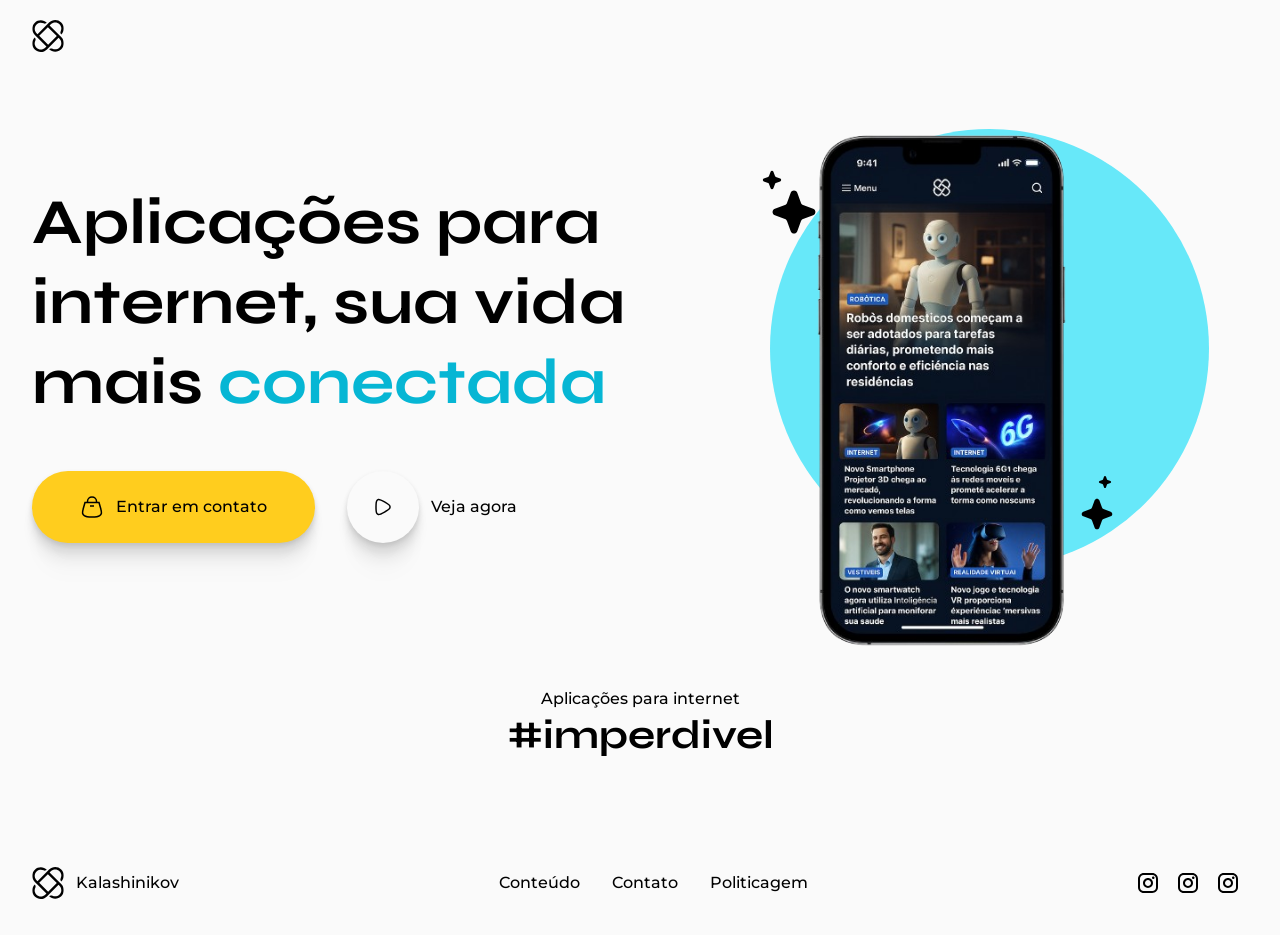
<file: index.html>
<!DOCTYPE html>
<html lang="pt-br">
  <head>
    <meta charset="UTF-8" />
    <meta name="viewport" content="width=device-width, initial-scale=1.0" />
    <title>Tecnologias para aplicações para internet</title>
    <link
      rel="shortcut icon"
      href="./src/assets/icons/logoWhite.svg"
      type="image/x-icon"
    />
    <link
      rel="stylesheet"
      href="https://cdn.hugeicons.com/font/hgi-stroke-rounded.css"
    />
    <link rel="stylesheet" href="src/styles/index/index.css" />
  </head>
  <body>
    <header class="top">
      <a href="#">
        <img src="./src/assets/icons/logo.svg" />
      </a>
    </header>
    <section class="hero">
      <div>
        <h1>
          Aplicações para internet, sua vida mais
          <div>
            <span>conectada</span>
            <span>eficiente</span>
            <span>moderna</span>
            <span>conectada</span>
          </div>
        </h1>
        <div class="btns">
          <a href="./contato.html" class="btn buy sombra">
            <img src="./src/assets/icons/bag.svg" />
            Entrar em contato
          </a>
          <a href="./conteudo.html" class="btn play">
            <span class="sombra">
              <img src="./src/assets/icons/play.svg" />
            </span>
            Veja agora
          </a>
        </div>
      </div>
      <div>
        <div class="conteudo">
          <img src="./src/assets/icons/ellipse.svg" />
          <img src="./src/assets/celular.png" />
          <img src="./src/assets/icons/stars1.svg" />
          <img src="./src/assets/icons/stars2.svg" />
        </div>
      </div>
    </section>
    <section class="galeria">
      <header>
        <span>Aplicações para internet</span>
        <h2>#imperdivel</h2>
      </header>
    </section>
    <footer>
      <div class="logo">
        <img src="./src/assets/icons/logo.svg" />
        Kalashinikov
      </div>
      <nav>
        <a href="./conteudo.html">Conteúdo</a>
        <a href="./contato.html">Contato</a>
        <a href="https://g1.globo.com/">Politicagem</a>
      </nav>
      <div class="social-links">
        <a href="https://www.instagram.com/joaoc.bueno_/">
          <img src="./src/assets/icons/instagram.svg"
        /></a>
        <a href="https://www.instagram.com/joaoc.bueno_/">
          <img src="./src/assets/icons/instagram.svg"
        /></a>
        <a href="https://www.instagram.com/joaoc.bueno_/">
          <img src="./src/assets/icons/instagram.svg"
        /></a>
      </div>
    </footer>
  </body>
</html>
</file>
<file: src/styles/index/index.css>
@import url(global.css);

header.top {
  max-width: 80rem;
  width: 100%;
  padding: 1.25rem 2rem;
  margin-inline: auto;

  display: flex;
  align-items: center;
  justify-content: space-between;

  img {
    width: 2rem;
    height: 2rem;

    transition: transform 1000ms;
  }

  img[src*="logo"]:hover {
    transform: rotate(360deg);
  }

  img[src*="bag"]:hover {
    transform: rotate(-30deg);
  }
}

section.hero {
  max-width: 80rem;
  width: 100%;
  padding: 2.5rem 2rem;
  margin-inline: auto;

  display: flex;
  align-items: center;
  justify-content: space-between;
  overflow: hidden;

  h1 {
    max-width: 40rem;
  }

  h1 div {
    display: inline-block;
    overflow: hidden;
    height: 5rem;
    width: min-content;
    vertical-align: bottom;
  }

  h1 span:nth-child(1),
  h1 span:nth-child(4) {
    color: var(--snitap-sky-mid);
  }
  h1 span:nth-child(2) {
    color: var(--snitap-joy-mid);
  }
  h1 span:nth-child(3) {
    color: var(--snitap-leaf-mid);
  }

  h1 span {
    display: block;
    animation: slideUp 5s 2s infinite;
  }

  /* botoes  */

  div.btns {
    display: flex;
    gap: 2rem;
    margin-top: 3rem;

    .btn {
      display: flex;
      align-items: center;
      gap: 0.75rem;

      border-radius: 5rem;
      transition: scale 350ms;

      &.buy {
        padding: 1.5rem 3rem;
        background-color: var(--snitap-sun);
      }

      &.play span {
        display: flex;
        padding: 1.5rem;
        border-radius: 50%;
        background-color: var(--branco);
      }

      &:hover {
        scale: 1.1;
      }
    }

    .sombra {
      box-shadow: 0 2px 5px rgb(0 0 0 / 0.1), 0 9px 9px rgb(0 0 0 / 0.09),
        0 20px 12px rgb(0 0 0 / 0.05), 0 36px 15px rgb(0 0 0 / 0.01);
    }
  }

  /* imagem */
  > div:nth-child(2) {
    display: block;
    width: 100%;
    max-width: 30.5rem;
    height: 30.5rem;

    .conteudo {
      width: 100%;
      height: 100%;
      position: relative;
    }

    .conteudo img {
      position: absolute;
      width: 100%;
    }

    img[src*="ellipse"] {
      width: 90%;
      top: 2%;
      left: 2%;

      transform: translateX(200%);
      animation: slideIn 3s 200ms ease forwards;
    }

    img[src*="celular"] {
      z-index: 1;
      width: 363px;
      transform: translateX(100%);
      animation: slideIn 3s ease forwards;
    }

    img[src*="stars1"] {
      max-width: 5.5rem;
      top: 10%;
      z-index: 0;

      opacity: 0;
      transform: translateX(400%);
      animation: slideIn 2s 800ms ease forwards, opacidade 100ms 800ms forwards;
    }

    img[src*="stars2"] {
      max-width: 2.5rem;
      left: 65%;
      bottom: 15%;

      transform: translateX(400%);
      animation: slideIn 2.2s 800ms ease forwards;
    }
  }
}

/* texto animado */
@keyframes slideUp {
  0%,
  22% {
    transform: translateY(0);
  }

  /* texto 2 up*/

  23% {
    transform: translateY(calc(-5rem - 15px));
  }

  25% {
    transform: translateY(calc(-5rem + 10px));
  }

  27% {
    transform: translateY(calc(-5rem - 5px));
  }

  29% {
    transform: translateY(calc(-5rem + 5px));
  }

  /* texto 2 estatico*/
  33%,
  55% {
    transform: translateY(-5rem);
  }

  /* texto 3 up*/

  56% {
    transform: translateY(calc(-10rem - 15px));
  }

  58% {
    transform: translateY(calc(-10rem + 10px));
  }

  60% {
    transform: translateY(calc(-10rem - 5px));
  }

  62% {
    transform: translateY(calc(-10rem + 5px));
  }

  /* texto 3 estatico */
  66%,
  88% {
    transform: translateY(-10rem);
  }

  /* texto 4 up */

  89% {
    transform: translateY(calc(-15rem - 15px));
  }

  91% {
    transform: translateY(calc(-15rem + 10px));
  }

  93% {
    transform: translateY(calc(-15rem - 5px));
  }

  95% {
    transform: translateY(calc(-15rem + 5px));
  }

  100% {
    transform: translateY(-15rem);
  }
}

/* imagem animada */
@keyframes slideIn {
  50% {
    transform: translateX(-20px);
  }
  100% {
    transform: translateX(0);
  }
}

@keyframes opacidade {
  to {
    opacity: 1;
  }
}

footer {
  max-width: 80rem;
  width: 100%;
  padding: 4rem 2rem 2rem;
  margin-inline: auto;

  display: flex;
  align-items: center;
  justify-content: space-between;

  .logo {
    display: flex;
    align-items: center;
    gap: 0.75rem;
    font: 700 1, 25rem/1.3 "Syne", sans-serif;

    img {
      width: 2rem;
      transition: transform 5000ms;
    }

    img:hover {
      transform: rotate(-900deg);
    }
  }
  nav {
    display: flex;
    gap: 2rem;

    a {
      width: fit-content;
      position: relative;

      &:hover::after {
        opacity: 1;
        transform: scaleX(1);
      }
    }

    a::after {
      content: "";
      width: 100%;
      height: 2px;
      background-color: var(--snitap-sky-mid);
      position: absolute;
      bottom: 0;
      left: 0;
      opacity: 0;
      transform: scaleX(0);
      transition: transform 200ms linear;
    }
  }

  .social-links {
    display: flex;
    align-items: center;
  }
  a {
    width: 2.5rem;
    height: 2.5rem;

    display: flex;
    align-items: center;
    justify-content: center;

    border-radius: 5rem;
    position: relative;

    &:hover::before {
      scale: 1;
    }

    img {
      width: 1.54rem;
      height: auto;
    }

    &::before {
      content: "";
      width: inherit;
      height: inherit;
      border-radius: inherit;

      background-color: var(--snitap-sun);
      position: absolute;
      top: 0;
      left: 0;
      z-index: -1;

      scale: 0;
      transition: scale 200ms;
    }
  }
}

section.galeria {
  width: 100%;
  max-width: 80rem;
  padding: 2.5rem 2rem;
  margin-inline: auto;

  header {
    text-align: center;
  }

  .conteudo {
    margin-top: 2rem;
    display: grid;
    grid-template-areas:
      "A A B"
      "C C D";
    gap: 2.5rem;
  }
}

figure {
  position: relative;
  border-radius: 2.5rem;
  overflow: hidden;
  line-height: 0;
  animation: imagem linear backwards;
  animation-timeline: view();
  animation-range: 100px 350px;

  &[data-delay] {
    animation-range: 150px 350px;
  }

  & > img {
    height: 25rem;
    object-fit: cover;
    transition: scale 500ms;
  }

  &:hover {
    & > img {
      scale: 1.1;
    }
  }

  &:nth-child(1) {
    grid-area: A;
  }

  &:nth-child(2) {
    grid-area: B;
  }

  &:nth-child(3) {
    grid-area: C;
  }

  &:nth-child(4) {
    grid-area: D;
  }
}

@keyframes imagem {
  from {
    opacity: 0;
    transform: translateY(100%);
  }
}
</file>
